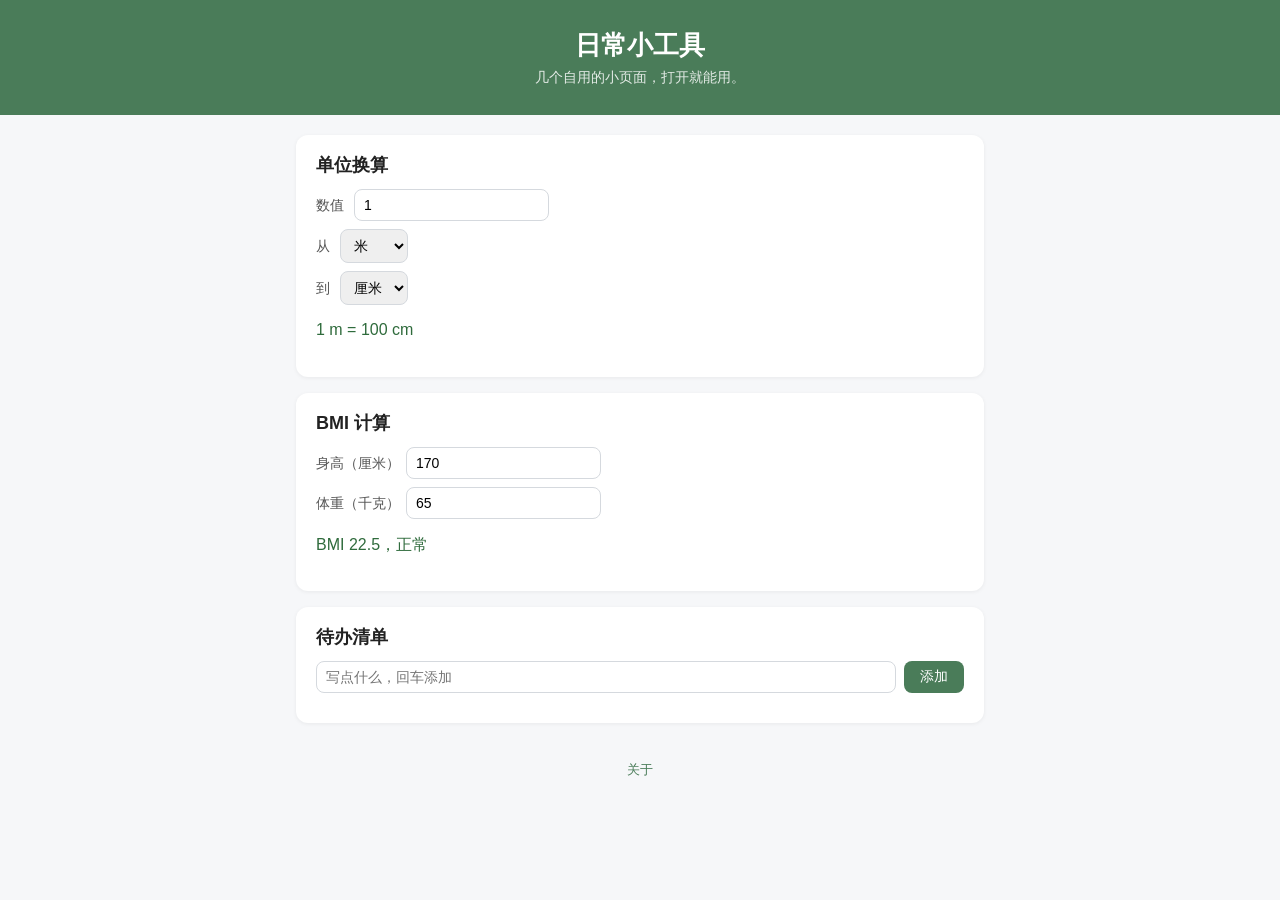
<file: index.html>
<!DOCTYPE html>
<html lang="zh-CN">
<head>
<meta charset="UTF-8">
<meta name="viewport" content="width=device-width, initial-scale=1.0">
<title>日常小工具</title>
<link rel="stylesheet" href="style.css">
<link rel="icon" href="favicon.svg" type="image/svg+xml">
</head>
<body>
<header>
  <h1>日常小工具</h1>
  <p>几个自用的小页面，打开就能用。</p>
</header>
<main>
  <section class="card">
    <h2>单位换算</h2>
    <label>数值 <input id="convValue" type="number" value="1"></label>
    <label>从
      <select id="convFrom">
        <option value="km">千米</option>
        <option value="m" selected>米</option>
        <option value="cm">厘米</option>
        <option value="kg">千克</option>
        <option value="g">克</option>
        <option value="jin">斤</option>
      </select>
    </label>
    <label>到
      <select id="convTo">
        <option value="km">千米</option>
        <option value="m">米</option>
        <option value="cm" selected>厘米</option>
        <option value="kg">千克</option>
        <option value="g">克</option>
        <option value="jin">斤</option>
      </select>
    </label>
    <p class="result" id="convResult">-</p>
  </section>
  <section class="card">
    <h2>BMI 计算</h2>
    <label>身高（厘米）<input id="bmiHeight" type="number" value="170"></label>
    <label>体重（千克）<input id="bmiWeight" type="number" value="65"></label>
    <p class="result" id="bmiResult">-</p>
  </section>
  <section class="card">
    <h2>待办清单</h2>
    <div class="todo-row">
      <input id="todoInput" type="text" placeholder="写点什么，回车添加">
      <button id="todoAdd">添加</button>
    </div>
    <ul id="todoList"></ul>
  </section>
</main>
<footer>
  <a href="about.html">关于</a>
</footer>
<script src="app.js"></script>
</body>
</html>
</file>
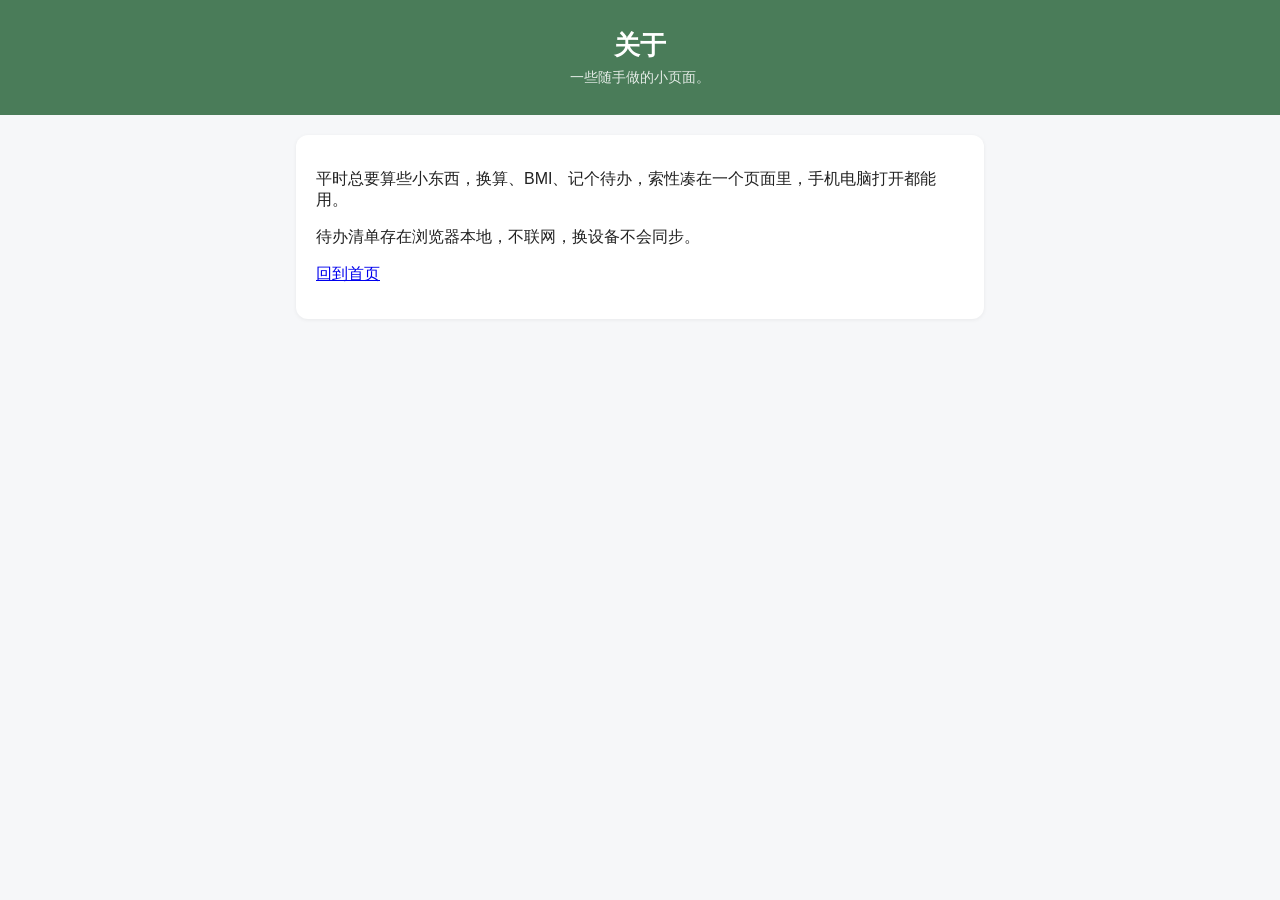
<file: about.html>
<!DOCTYPE html>
<html lang="zh-CN">
<head>
<meta charset="UTF-8">
<meta name="viewport" content="width=device-width, initial-scale=1.0">
<title>关于 - 日常小工具</title>
<link rel="stylesheet" href="style.css">
<link rel="icon" href="favicon.svg" type="image/svg+xml">
</head>
<body>
<header>
  <h1>关于</h1>
  <p>一些随手做的小页面。</p>
</header>
<main>
  <section class="card">
    <p>平时总要算些小东西，换算、BMI、记个待办，索性凑在一个页面里，手机电脑打开都能用。</p>
    <p>待办清单存在浏览器本地，不联网，换设备不会同步。</p>
    <p><a href="index.html">回到首页</a></p>
  </section>
</main>
</body>
</html>
</file>
<file: style.css>
* { box-sizing: border-box; }
body { margin: 0; font-family: -apple-system, "PingFang SC", "Microsoft YaHei", sans-serif; background: #f6f7f9; color: #222; }
header { background: #4a7c59; color: #fff; padding: 28px 20px; text-align: center; }
header h1 { margin: 0 0 6px; font-size: 26px; font-weight: 600; }
header p { margin: 0; opacity: .85; font-size: 14px; }
main { max-width: 720px; margin: 20px auto; padding: 0 16px; display: grid; gap: 16px; }
.card { background: #fff; border-radius: 12px; padding: 18px 20px; box-shadow: 0 1px 4px rgba(0,0,0,.06); }
.card h2 { margin: 0 0 12px; font-size: 18px; }
label { display: block; margin: 8px 0; font-size: 14px; color: #555; }
input, select { padding: 7px 9px; border: 1px solid #d5d9de; border-radius: 8px; font-size: 14px; margin-left: 6px; }
.result { font-size: 16px; color: #2f6b3c; min-height: 22px; }
.todo-row { display: flex; gap: 8px; }
.todo-row input { flex: 1; margin-left: 0; }
button { padding: 7px 16px; border: 0; border-radius: 8px; background: #4a7c59; color: #fff; font-size: 14px; cursor: pointer; }
button:hover { background: #3d684a; }
#todoList { list-style: none; padding: 0; margin: 12px 0 0; }
#todoList li { padding: 8px 4px; border-bottom: 1px solid #eef0f2; cursor: pointer; font-size: 15px; }
#todoList li.done { color: #999; text-decoration: line-through; }
footer { text-align: center; padding: 18px; font-size: 13px; }
footer a { color: #4a7c59; text-decoration: none; }
</file>
